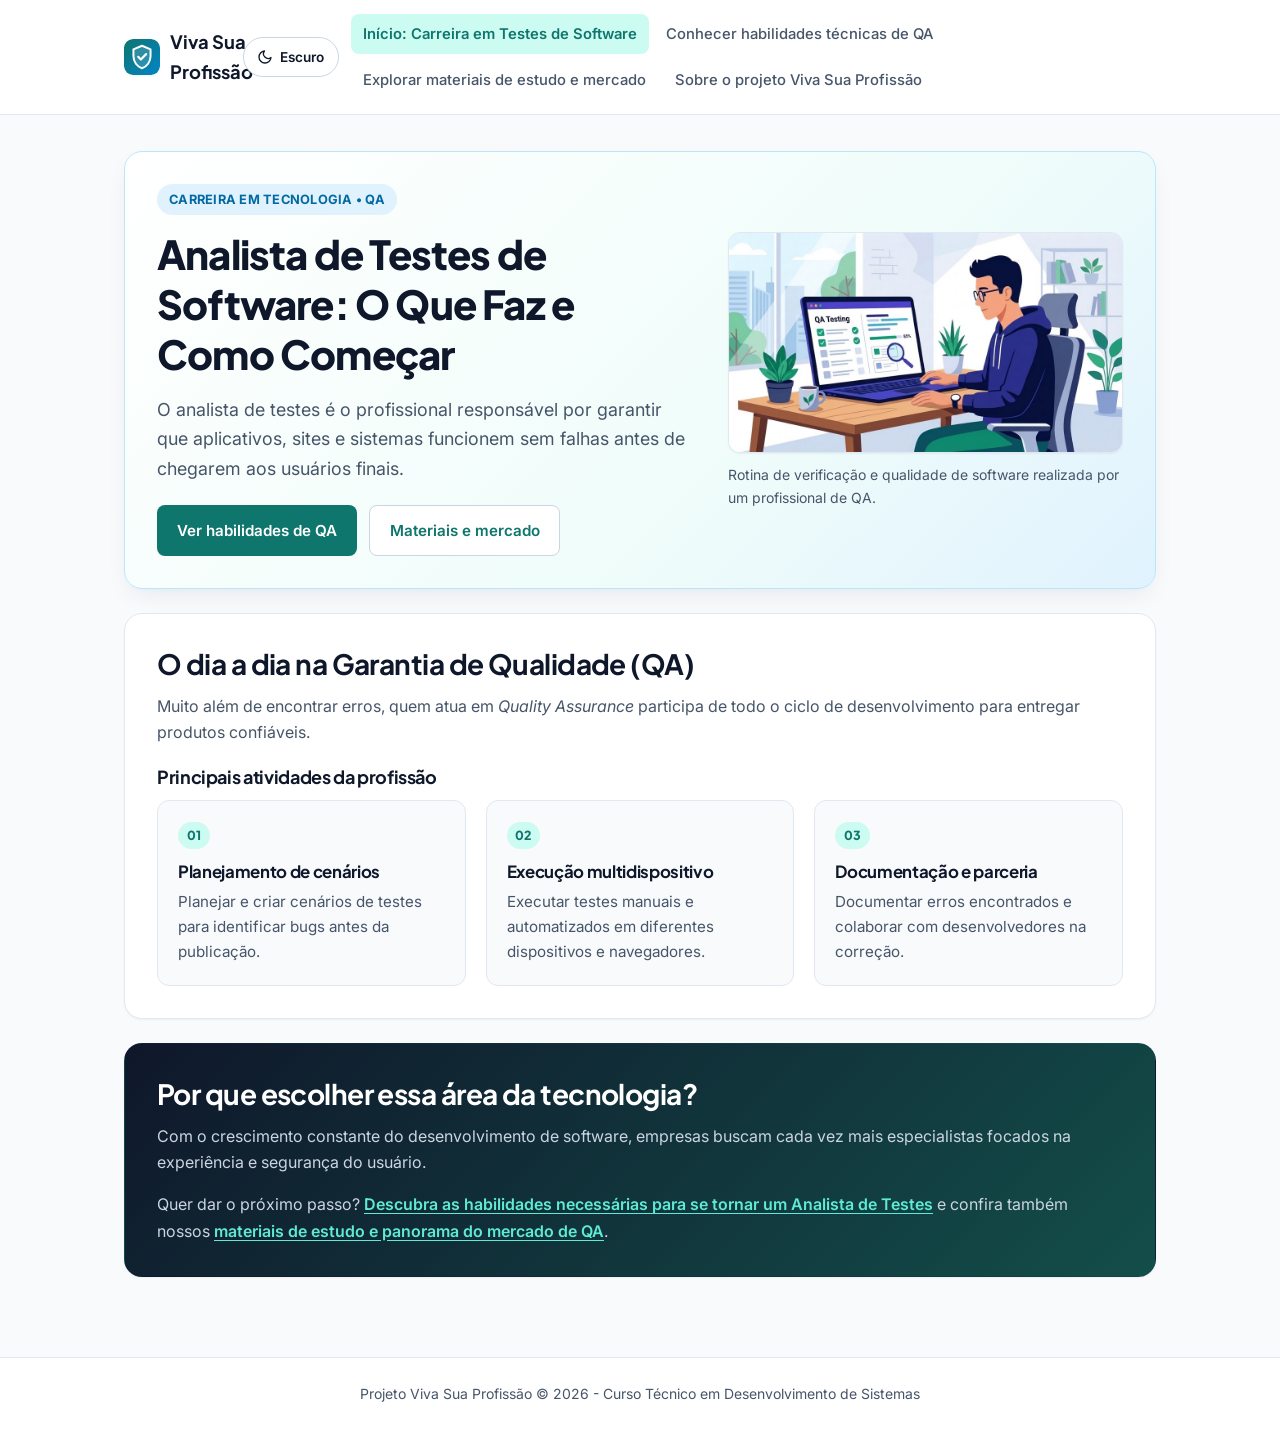
<file: aa/index.html>
<!DOCTYPE html>
<html lang="pt-BR">

<head>
    <!-- Metadados básicos, descrição para SEO e título da página inicial -->
    <meta charset="UTF-8">
    <meta name="viewport" content="width=device-width, initial-scale=1.0">
    <meta name="description" content="Descubra o que faz um analista de testes de software no dia a dia, como garantir qualidade em sistemas e como começar nessa carreira no Viva Sua Profissão.">
    <title>Analista de Testes de Software: O Que Faz | Viva Sua Profissão</title>
    <!-- Ícone da aba do navegador (Favicon) -->
    <link rel="icon" href="img/logo-qa.svg" type="image/svg+xml">
    <!-- Fontes externas (Google Fonts) e folha de estilos principal -->
    <link rel="preconnect" href="https://fonts.googleapis.com">
    <link rel="preconnect" href="https://fonts.gstatic.com" crossorigin>
    <link href="https://fonts.googleapis.com/css2?family=Inter:wght@400;500;600&family=Plus+Jakarta+Sans:wght@600;700;800&display=swap" rel="stylesheet">
    <link rel="stylesheet" href="css/style.css">
    <!-- Script inline para aplicar o tema salvo antes da renderização (evita piscar a tela) -->
    <script>
        try {
            var savedTheme = localStorage.getItem("vsp-theme");
            if (savedTheme === "dark" || savedTheme === "light") {
                document.documentElement.setAttribute("data-theme", savedTheme);
            }
        } catch (e) {}
    </script>
    <!-- Script externo que controla o botão de alternância entre modo claro e escuro -->
    <script src="js/theme.js" defer></script>
</head>

<body>
    <!-- Link de acessibilidade para navegação por teclado -->
    <a href="#conteudo-principal" class="skip-link">Pular para o conteúdo principal</a>
    <!-- Cabeçalho fixo com logotipo, botão de tema e menu de navegação principal -->
    <header class="site-header">
        <div class="container header-inner">
            <div class="header-top">
                <p class="logo">
                    <a href="index.html" class="logo-link">
                        <!-- Logotipo SVG representando qualidade de software (escudo com check) -->
                        <img src="img/logo-qa.svg" alt="Logo Viva Sua Profissão - Garantia de Qualidade (QA)" class="logo-icon" width="36" height="36">
                        <strong>Viva Sua Profissão</strong>
                    </a>
                </p>
                <button type="button" id="theme-toggle" class="theme-toggle" aria-label="Mudar para modo escuro" aria-pressed="false">
                    <svg class="icon-moon" viewBox="0 0 24 24" fill="none" stroke="currentColor" stroke-width="2" stroke-linecap="round" stroke-linejoin="round" aria-hidden="true"><path d="M21 12.79A9 9 0 1 1 11.21 3 7 7 0 0 0 21 12.79z"/></svg>
                    <svg class="icon-sun" viewBox="0 0 24 24" fill="none" stroke="currentColor" stroke-width="2" stroke-linecap="round" stroke-linejoin="round" aria-hidden="true"><circle cx="12" cy="12" r="5"/><line x1="12" y1="1" x2="12" y2="3"/><line x1="12" y1="21" x2="12" y2="23"/><line x1="4.22" y1="4.22" x2="5.64" y2="5.64"/><line x1="18.36" y1="18.36" x2="19.78" y2="19.78"/><line x1="1" y1="12" x2="3" y2="12"/><line x1="21" y1="12" x2="23" y2="12"/><line x1="4.22" y1="19.78" x2="5.64" y2="18.36"/><line x1="18.36" y1="5.64" x2="19.78" y2="4.22"/></svg>
                    <span class="theme-label">Escuro</span>
                </button>
            </div>
            <nav aria-label="Menu principal">
                <ul>
                    <li><a href="index.html" aria-current="page">Início: Carreira em Testes de Software</a></li>
                    <li><a href="pages/habilidades.html">Conhecer habilidades técnicas de QA</a></li>
                    <li><a href="pages/materiais.html">Explorar materiais de estudo e mercado</a></li>
                    <li><a href="pages/sobre.html">Sobre o projeto Viva Sua Profissão</a></li>
                </ul>
            </nav>
        </div>
    </header>

    <!-- Conteúdo principal da página inicial -->
    <main id="conteudo-principal" class="container">
        <!-- Seção Hero: apresentação da profissão de Analista de Testes (QA) e botões de ação -->
        <section class="hero" aria-labelledby="hero-title">
            <div class="hero-content">
                <span class="badge">Carreira em Tecnologia &bull; QA</span>
                <h1 id="hero-title">Analista de Testes de Software: O Que Faz e Como Começar</h1>
                <p class="lead">O analista de testes é o profissional responsável por garantir que aplicativos, sites e sistemas funcionem sem falhas antes de chegarem aos usuários finais.</p>
                <div class="cta-group">
                    <a href="pages/habilidades.html" class="btn btn-primary">Ver habilidades de QA</a>
                    <a href="pages/materiais.html" class="btn btn-secondary">Materiais e mercado</a>
                </div>
            </div>

            <figure class="hero-media">
                <img src="img/analista-testes-software.jpg" alt="Analista de testes de software verificando checklists e interface de sistema em um notebook" loading="lazy">
                <figcaption>Rotina de verificação e qualidade de software realizada por um profissional de QA.</figcaption>
            </figure>
        </section>

        <!-- Seção de atividades: cards explicando o dia a dia na Garantia de Qualidade -->
        <section class="section-card" aria-labelledby="dia-a-dia-title">
            <div class="section-header">
                <h2 id="dia-a-dia-title">O dia a dia na Garantia de Qualidade (QA)</h2>
                <p>Muito além de encontrar erros, quem atua em <em>Quality Assurance</em> participa de todo o ciclo de desenvolvimento para entregar produtos confiáveis.</p>
            </div>

            <article class="activities-block">
                <h3>Principais atividades da profissão</h3>
                <ul class="cards-grid">
                    <li class="feature-card">
                        <span class="step-badge" aria-hidden="true">01</span>
                        <h4>Planejamento de cenários</h4>
                        <p>Planejar e criar cenários de testes para identificar bugs antes da publicação.</p>
                    </li>
                    <li class="feature-card">
                        <span class="step-badge" aria-hidden="true">02</span>
                        <h4>Execução multidispositivo</h4>
                        <p>Executar testes manuais e automatizados em diferentes dispositivos e navegadores.</p>
                    </li>
                    <li class="feature-card">
                        <span class="step-badge" aria-hidden="true">03</span>
                        <h4>Documentação e parceria</h4>
                        <p>Documentar erros encontrados e colaborar com desenvolvedores na correção.</p>
                    </li>
                </ul>
            </article>
        </section>

        <!-- Seção Callout: chamada final direcionando para habilidades e materiais -->
        <section class="callout" aria-labelledby="porque-area-title">
            <div class="callout-content">
                <h2 id="porque-area-title">Por que escolher essa área da tecnologia?</h2>
                <p>Com o crescimento constante do desenvolvimento de software, empresas buscam cada vez mais especialistas focados na experiência e segurança do usuário.</p>
                <p>Quer dar o próximo passo? <a href="pages/habilidades.html">Descubra as habilidades necessárias para se tornar um Analista de Testes</a> e confira também nossos <a href="pages/materiais.html">materiais de estudo e panorama do mercado de QA</a>.</p>
            </div>
        </section>
    </main>

    <!-- Rodapé padrão do portal -->
    <footer class="site-footer">
        <div class="container">
            <p>Projeto Viva Sua Profissão &copy; 2026 - Curso Técnico em Desenvolvimento de Sistemas</p>
        </div>
    </footer>
</body>

</html>
</file>
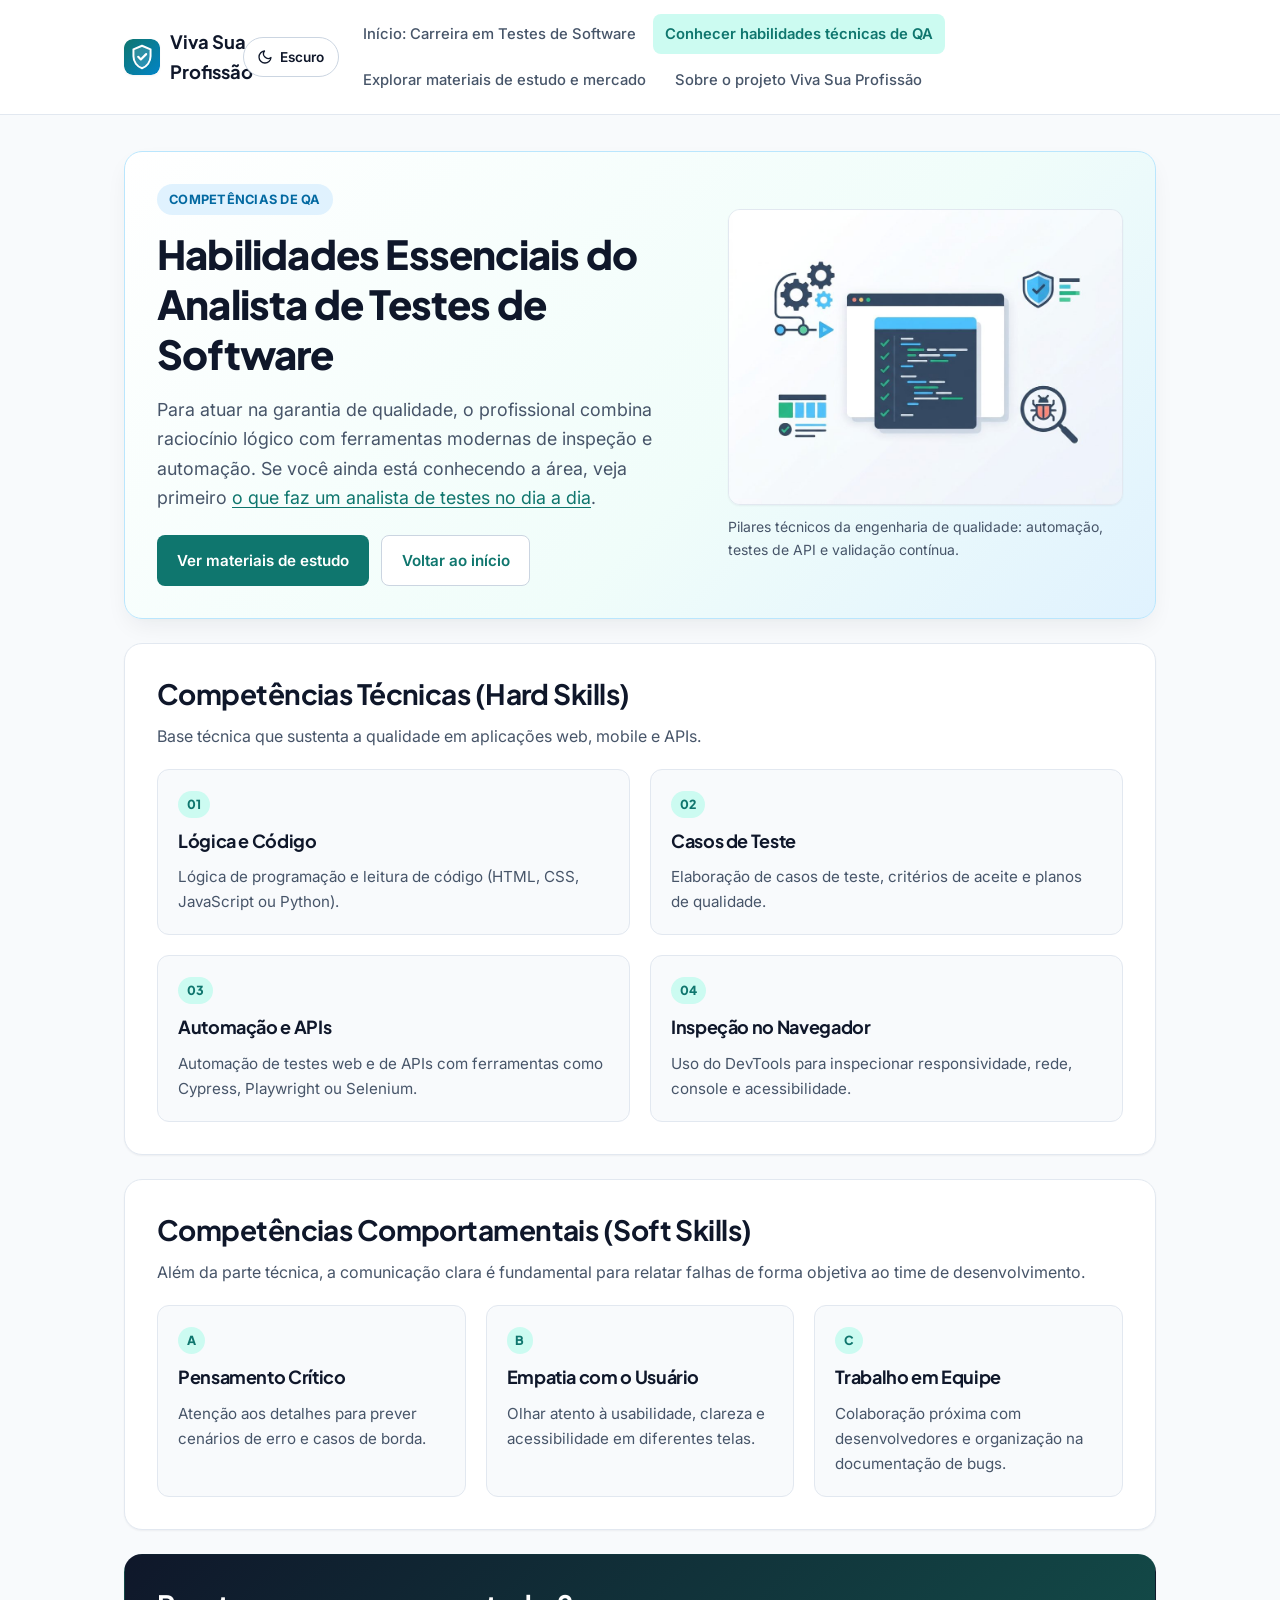
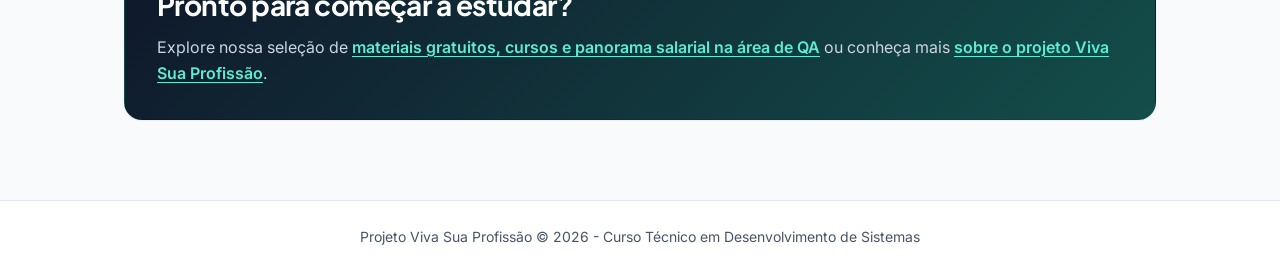
<file: aa/pages/habilidades.html>
<!DOCTYPE html>
<html lang="pt-BR">

<head>
    <!-- Metadados básicos, descrição para SEO e título da página de habilidades -->
    <meta charset="UTF-8">
    <meta name="viewport" content="width=device-width, initial-scale=1.0">
    <meta name="description" content="Conheça as habilidades de um analista de testes de software, incluindo lógica, automação, atenção aos detalhes e comunicação para se destacar na área de QA.">
    <title>Habilidades de Testes de Software | Viva Sua Profissão</title>
    <!-- Ícone da aba do navegador (Favicon) -->
    <link rel="icon" href="../img/logo-qa.svg" type="image/svg+xml">
    <!-- Fontes externas (Google Fonts) e folha de estilos principal -->
    <link rel="preconnect" href="https://fonts.googleapis.com">
    <link rel="preconnect" href="https://fonts.gstatic.com" crossorigin>
    <link href="https://fonts.googleapis.com/css2?family=Inter:wght@400;500;600&family=Plus+Jakarta+Sans:wght@600;700;800&display=swap" rel="stylesheet">
    <link rel="stylesheet" href="../css/style.css">
    <!-- Script inline para aplicar o tema salvo antes da renderização -->
    <script>
        try {
            var savedTheme = localStorage.getItem("vsp-theme");
            if (savedTheme === "dark" || savedTheme === "light") {
                document.documentElement.setAttribute("data-theme", savedTheme);
            }
        } catch (e) {}
    </script>
    <!-- Script externo que controla o botão de alternância de tema -->
    <script src="../js/theme.js" defer></script>
</head>

<body>
    <!-- Link de acessibilidade para navegação por teclado -->
    <a href="#conteudo-principal" class="skip-link">Pular para o conteúdo principal</a>
    <!-- Cabeçalho com logotipo, botão de modo escuro/claro e menu de navegação -->
    <header class="site-header">
        <div class="container header-inner">
            <div class="header-top">
                <p class="logo">
                    <a href="../index.html" class="logo-link">
                        <!-- Logotipo SVG representando qualidade de software (escudo com check) -->
                        <img src="../img/logo-qa.svg" alt="Logo Viva Sua Profissão - Garantia de Qualidade (QA)" class="logo-icon" width="36" height="36">
                        <strong>Viva Sua Profissão</strong>
                    </a>
                </p>
                <button type="button" id="theme-toggle" class="theme-toggle" aria-label="Mudar para modo escuro" aria-pressed="false">
                    <svg class="icon-moon" viewBox="0 0 24 24" fill="none" stroke="currentColor" stroke-width="2" stroke-linecap="round" stroke-linejoin="round" aria-hidden="true"><path d="M21 12.79A9 9 0 1 1 11.21 3 7 7 0 0 0 21 12.79z"/></svg>
                    <svg class="icon-sun" viewBox="0 0 24 24" fill="none" stroke="currentColor" stroke-width="2" stroke-linecap="round" stroke-linejoin="round" aria-hidden="true"><circle cx="12" cy="12" r="5"/><line x1="12" y1="1" x2="12" y2="3"/><line x1="12" y1="21" x2="12" y2="23"/><line x1="4.22" y1="4.22" x2="5.64" y2="5.64"/><line x1="18.36" y1="18.36" x2="19.78" y2="19.78"/><line x1="1" y1="12" x2="3" y2="12"/><line x1="21" y1="12" x2="23" y2="12"/><line x1="4.22" y1="19.78" x2="5.64" y2="18.36"/><line x1="18.36" y1="5.64" x2="19.78" y2="4.22"/></svg>
                    <span class="theme-label">Escuro</span>
                </button>
            </div>
            <nav aria-label="Menu principal">
                <ul>
                    <li><a href="../index.html">Início: Carreira em Testes de Software</a></li>
                    <li><a href="habilidades.html" aria-current="page">Conhecer habilidades técnicas de QA</a></li>
                    <li><a href="materiais.html">Explorar materiais de estudo e mercado</a></li>
                    <li><a href="sobre.html">Sobre o projeto Viva Sua Profissão</a></li>
                </ul>
            </nav>
        </div>
    </header>

    <!-- Conteúdo principal da página de habilidades -->
    <main id="conteudo-principal" class="container">
        <!-- Seção Hero: introdução às competências essenciais de QA com imagem ilustrativa -->
        <section class="hero" aria-labelledby="habilidades-title">
            <div class="hero-content">
                <span class="badge">Competências de QA</span>
                <h1 id="habilidades-title">Habilidades Essenciais do Analista de Testes de Software</h1>
                <p class="lead">Para atuar na garantia de qualidade, o profissional combina raciocínio lógico com ferramentas modernas de inspeção e automação. Se você ainda está conhecendo a área, veja primeiro <a href="../index.html">o que faz um analista de testes no dia a dia</a>.</p>
                <div class="cta-group">
                    <a href="materiais.html" class="btn btn-primary">Ver materiais de estudo</a>
                    <a href="../index.html" class="btn btn-secondary">Voltar ao início</a>
                </div>
            </div>

            <figure class="hero-media">
                <img src="../img/habilidades-qa-automacao.jpg" alt="Ilustração representando automação de testes, rastreamento de bugs e qualidade de código" loading="lazy">
                <figcaption>Pilares técnicos da engenharia de qualidade: automação, testes de API e validação contínua.</figcaption>
            </figure>
        </section>

        <!-- Seção de Hard Skills: competências técnicas fundamentais da área -->
        <section aria-labelledby="hard-skills-title">
            <div class="section-header">
                <h2 id="hard-skills-title">Competências Técnicas (Hard Skills)</h2>
                <p>Base técnica que sustenta a qualidade em aplicações web, mobile e APIs.</p>
            </div>
            <ul class="cards-grid cards-grid-2">
                <li class="feature-card">
                    <span class="step-badge" aria-hidden="true">01</span>
                    <h3>Lógica e Código</h3>
                    <p>Lógica de programação e leitura de código (HTML, CSS, JavaScript ou Python).</p>
                </li>
                <li class="feature-card">
                    <span class="step-badge" aria-hidden="true">02</span>
                    <h3>Casos de Teste</h3>
                    <p>Elaboração de casos de teste, critérios de aceite e planos de qualidade.</p>
                </li>
                <li class="feature-card">
                    <span class="step-badge" aria-hidden="true">03</span>
                    <h3>Automação e APIs</h3>
                    <p>Automação de testes web e de APIs com ferramentas como Cypress, Playwright ou Selenium.</p>
                </li>
                <li class="feature-card">
                    <span class="step-badge" aria-hidden="true">04</span>
                    <h3>Inspeção no Navegador</h3>
                    <p>Uso do DevTools para inspecionar responsividade, rede, console e acessibilidade.</p>
                </li>
            </ul>
        </section>

        <!-- Seção de Soft Skills: habilidades comportamentais e trabalho em equipe -->
        <section aria-labelledby="soft-skills-title">
            <div class="section-header">
                <h2 id="soft-skills-title">Competências Comportamentais (Soft Skills)</h2>
                <p>Além da parte técnica, a comunicação clara é fundamental para relatar falhas de forma objetiva ao time de desenvolvimento.</p>
            </div>
            <ul class="cards-grid">
                <li class="feature-card">
                    <span class="step-badge" aria-hidden="true">A</span>
                    <h3>Pensamento Crítico</h3>
                    <p>Atenção aos detalhes para prever cenários de erro e casos de borda.</p>
                </li>
                <li class="feature-card">
                    <span class="step-badge" aria-hidden="true">B</span>
                    <h3>Empatia com o Usuário</h3>
                    <p>Olhar atento à usabilidade, clareza e acessibilidade em diferentes telas.</p>
                </li>
                <li class="feature-card">
                    <span class="step-badge" aria-hidden="true">C</span>
                    <h3>Trabalho em Equipe</h3>
                    <p>Colaboração próxima com desenvolvedores e organização na documentação de bugs.</p>
                </li>
            </ul>
        </section>

        <!-- Seção Callout: convite para explorar materiais de estudo e a página sobre -->
        <section class="callout" aria-labelledby="proximo-passo-title">
            <div class="callout-content">
                <h2 id="proximo-passo-title">Pronto para começar a estudar?</h2>
                <p>Explore nossa seleção de <a href="materiais.html">materiais gratuitos, cursos e panorama salarial na área de QA</a> ou conheça mais <a href="sobre.html">sobre o projeto Viva Sua Profissão</a>.</p>
            </div>
        </section>
    </main>

    <!-- Rodapé padrão do portal -->
    <footer class="site-footer">
        <div class="container">
            <p>Projeto Viva Sua Profissão &copy; 2026 - Curso Técnico em Desenvolvimento de Sistemas</p>
        </div>
    </footer>
</body>

</html>
</file>
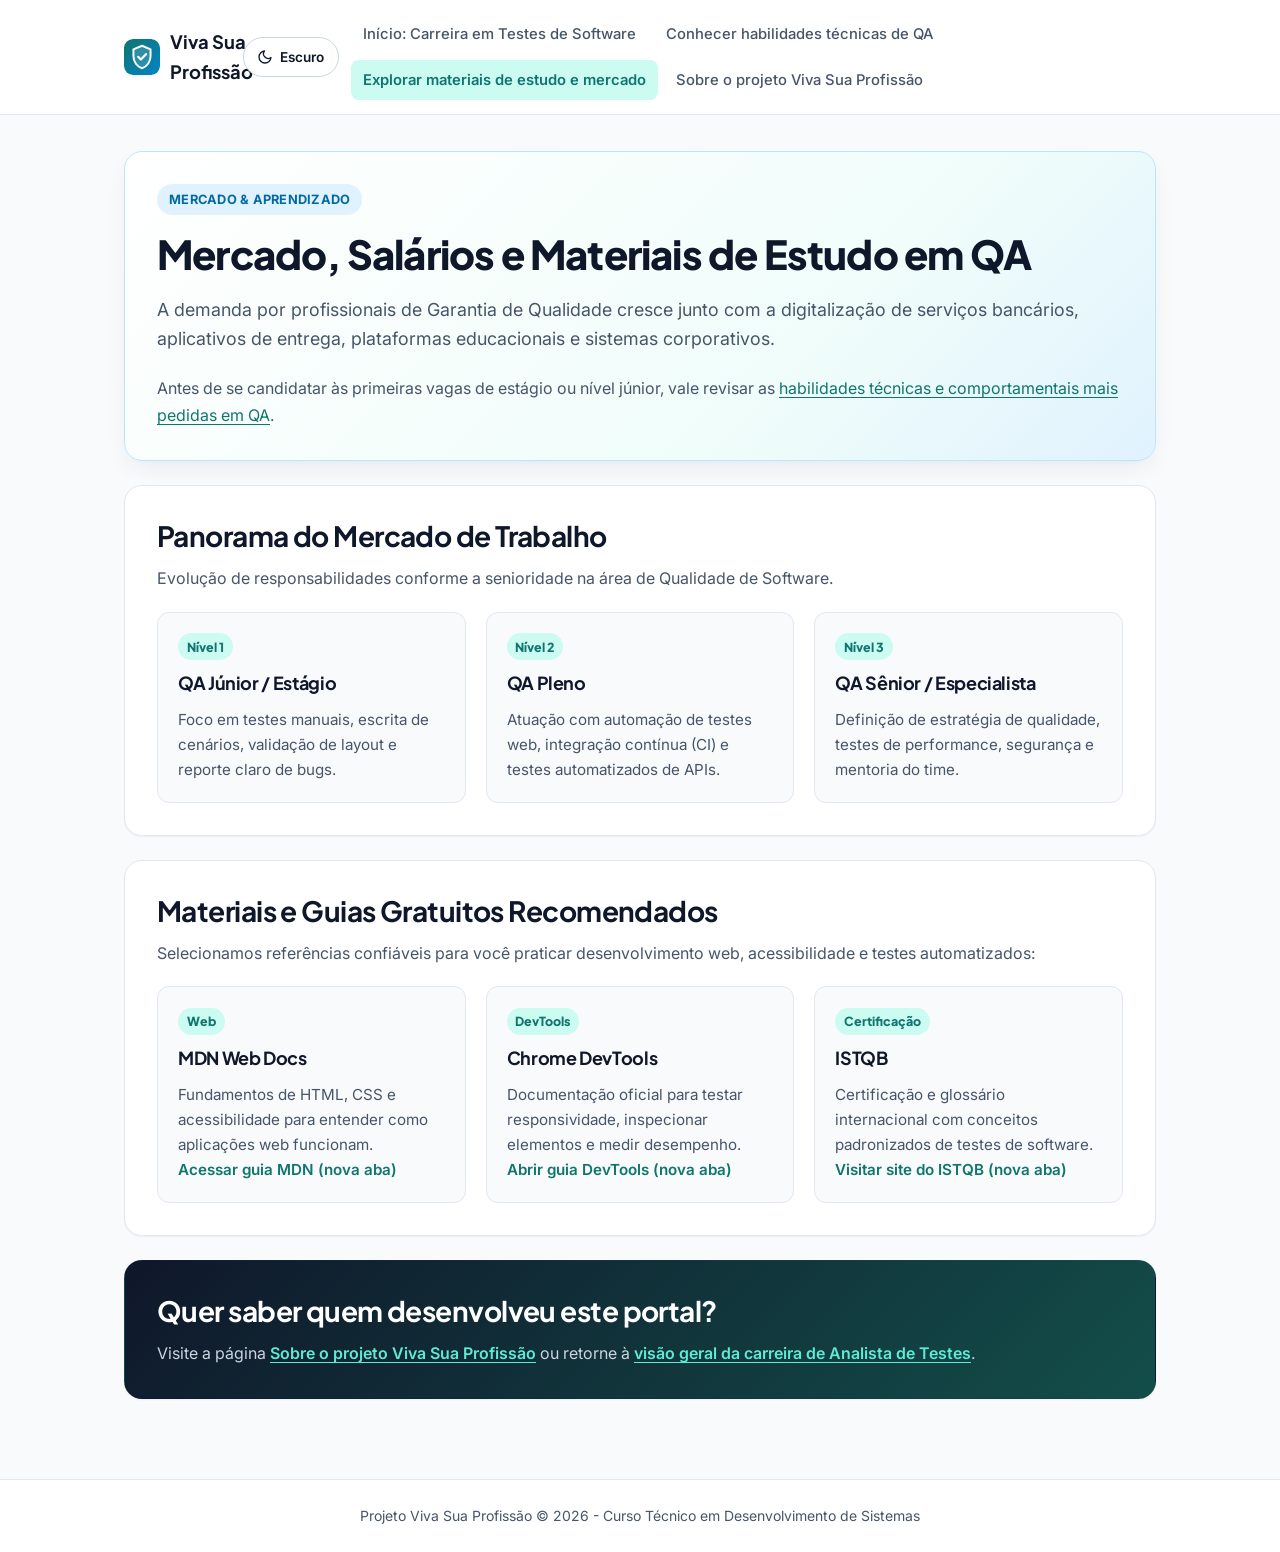
<file: aa/pages/materiais.html>
<!DOCTYPE html>
<html lang="pt-BR">

<head>
    <!-- Metadados básicos, descrição para SEO e título da página de materiais -->
    <meta charset="UTF-8">
    <meta name="viewport" content="width=device-width, initial-scale=1.0">
    <meta name="description" content="Veja o mercado de trabalho e salário do analista de testes de software, além de materiais de estudo, cursos e guias gratuitos para iniciar na profissão.">
    <title>Mercado e Salário: Analista de Testes | Viva Sua Profissão</title>
    <!-- Ícone da aba do navegador (Favicon) -->
    <link rel="icon" href="../img/logo-qa.svg" type="image/svg+xml">
    <!-- Fontes externas (Google Fonts) e folha de estilos principal -->
    <link rel="preconnect" href="https://fonts.googleapis.com">
    <link rel="preconnect" href="https://fonts.gstatic.com" crossorigin>
    <link href="https://fonts.googleapis.com/css2?family=Inter:wght@400;500;600&family=Plus+Jakarta+Sans:wght@600;700;800&display=swap" rel="stylesheet">
    <link rel="stylesheet" href="../css/style.css">
    <!-- Script inline para aplicar o tema salvo antes da renderização -->
    <script>
        try {
            var savedTheme = localStorage.getItem("vsp-theme");
            if (savedTheme === "dark" || savedTheme === "light") {
                document.documentElement.setAttribute("data-theme", savedTheme);
            }
        } catch (e) {}
    </script>
    <!-- Script externo que controla o botão de alternância de tema -->
    <script src="../js/theme.js" defer></script>
</head>

<body>
    <!-- Link de acessibilidade para navegação por teclado -->
    <a href="#conteudo-principal" class="skip-link">Pular para o conteúdo principal</a>
    <!-- Cabeçalho com logotipo, botão de modo escuro/claro e menu de navegação -->
    <header class="site-header">
        <div class="container header-inner">
            <div class="header-top">
                <p class="logo">
                    <a href="../index.html" class="logo-link">
                        <!-- Logotipo SVG representando qualidade de software (escudo com check) -->
                        <img src="../img/logo-qa.svg" alt="Logo Viva Sua Profissão - Garantia de Qualidade (QA)" class="logo-icon" width="36" height="36">
                        <strong>Viva Sua Profissão</strong>
                    </a>
                </p>
                <button type="button" id="theme-toggle" class="theme-toggle" aria-label="Mudar para modo escuro" aria-pressed="false">
                    <svg class="icon-moon" viewBox="0 0 24 24" fill="none" stroke="currentColor" stroke-width="2" stroke-linecap="round" stroke-linejoin="round" aria-hidden="true"><path d="M21 12.79A9 9 0 1 1 11.21 3 7 7 0 0 0 21 12.79z"/></svg>
                    <svg class="icon-sun" viewBox="0 0 24 24" fill="none" stroke="currentColor" stroke-width="2" stroke-linecap="round" stroke-linejoin="round" aria-hidden="true"><circle cx="12" cy="12" r="5"/><line x1="12" y1="1" x2="12" y2="3"/><line x1="12" y1="21" x2="12" y2="23"/><line x1="4.22" y1="4.22" x2="5.64" y2="5.64"/><line x1="18.36" y1="18.36" x2="19.78" y2="19.78"/><line x1="1" y1="12" x2="3" y2="12"/><line x1="21" y1="12" x2="23" y2="12"/><line x1="4.22" y1="19.78" x2="5.64" y2="18.36"/><line x1="18.36" y1="5.64" x2="19.78" y2="4.22"/></svg>
                    <span class="theme-label">Escuro</span>
                </button>
            </div>
            <nav aria-label="Menu principal">
                <ul>
                    <li><a href="../index.html">Início: Carreira em Testes de Software</a></li>
                    <li><a href="habilidades.html">Conhecer habilidades técnicas de QA</a></li>
                    <li><a href="materiais.html" aria-current="page">Explorar materiais de estudo e mercado</a></li>
                    <li><a href="sobre.html">Sobre o projeto Viva Sua Profissão</a></li>
                </ul>
            </nav>
        </div>
    </header>

    <!-- Conteúdo principal da página de materiais e mercado -->
    <main id="conteudo-principal" class="container">
        <!-- Introdução da página sobre demanda de mercado em QA -->
        <section class="page-intro" aria-labelledby="materiais-title">
            <span class="badge">Mercado &amp; Aprendizado</span>
            <h1 id="materiais-title">Mercado, Salários e Materiais de Estudo em QA</h1>
            <p class="lead">A demanda por profissionais de Garantia de Qualidade cresce junto com a digitalização de serviços bancários, aplicativos de entrega, plataformas educacionais e sistemas corporativos.</p>
            <p>Antes de se candidatar às primeiras vagas de estágio ou nível júnior, vale revisar as <a href="habilidades.html">habilidades técnicas e comportamentais mais pedidas em QA</a>.</p>
        </section>

        <!-- Seção de níveis de carreira: Júnior, Pleno e Sênior em QA -->
        <section aria-labelledby="niveis-carreira-title">
            <div class="section-header">
                <h2 id="niveis-carreira-title">Panorama do Mercado de Trabalho</h2>
                <p>Evolução de responsabilidades conforme a senioridade na área de Qualidade de Software.</p>
            </div>
            <ul class="cards-grid">
                <li class="feature-card">
                    <span class="step-badge" aria-hidden="true">Nível 1</span>
                    <h3>QA Júnior / Estágio</h3>
                    <p>Foco em testes manuais, escrita de cenários, validação de layout e reporte claro de bugs.</p>
                </li>
                <li class="feature-card">
                    <span class="step-badge" aria-hidden="true">Nível 2</span>
                    <h3>QA Pleno</h3>
                    <p>Atuação com automação de testes web, integração contínua (CI) e testes automatizados de APIs.</p>
                </li>
                <li class="feature-card">
                    <span class="step-badge" aria-hidden="true">Nível 3</span>
                    <h3>QA Sênior / Especialista</h3>
                    <p>Definição de estratégia de qualidade, testes de performance, segurança e mentoria do time.</p>
                </li>
            </ul>
        </section>

        <!-- Seção de guias gratuitos: links externos confiáveis (MDN, DevTools, ISTQB) -->
        <section aria-labelledby="guias-title">
            <div class="section-header">
                <h2 id="guias-title">Materiais e Guias Gratuitos Recomendados</h2>
                <p>Selecionamos referências confiáveis para você praticar desenvolvimento web, acessibilidade e testes automatizados:</p>
            </div>
            <ul class="cards-grid">
                <li class="feature-card">
                    <span class="step-badge" aria-hidden="true">Web</span>
                    <h3>MDN Web Docs</h3>
                    <p>Fundamentos de HTML, CSS e acessibilidade para entender como aplicações web funcionam.</p>
                    <p><a class="resource-link" href="https://developer.mozilla.org/pt-BR/docs/Learn" target="_blank" rel="noopener noreferrer">Acessar guia MDN (nova aba)</a></p>
                </li>
                <li class="feature-card">
                    <span class="step-badge" aria-hidden="true">DevTools</span>
                    <h3>Chrome DevTools</h3>
                    <p>Documentação oficial para testar responsividade, inspecionar elementos e medir desempenho.</p>
                    <p><a class="resource-link" href="https://developer.chrome.com/docs/devtools?hl=pt-br" target="_blank" rel="noopener noreferrer">Abrir guia DevTools (nova aba)</a></p>
                </li>
                <li class="feature-card">
                    <span class="step-badge" aria-hidden="true">Certificação</span>
                    <h3>ISTQB</h3>
                    <p>Certificação e glossário internacional com conceitos padronizados de testes de software.</p>
                    <p><a class="resource-link" href="https://www.istqb.org/" target="_blank" rel="noopener noreferrer">Visitar site do ISTQB (nova aba)</a></p>
                </li>
            </ul>
        </section>

        <!-- Seção Callout: link para a página Sobre e retorno à página inicial -->
        <section class="callout" aria-labelledby="sobre-cta-title">
            <div class="callout-content">
                <h2 id="sobre-cta-title">Quer saber quem desenvolveu este portal?</h2>
                <p>Visite a página <a href="sobre.html">Sobre o projeto Viva Sua Profissão</a> ou retorne à <a href="../index.html">visão geral da carreira de Analista de Testes</a>.</p>
            </div>
        </section>
    </main>

    <!-- Rodapé padrão do portal -->
    <footer class="site-footer">
        <div class="container">
            <p>Projeto Viva Sua Profissão &copy; 2026 - Curso Técnico em Desenvolvimento de Sistemas</p>
        </div>
    </footer>
</body>

</html>
</file>
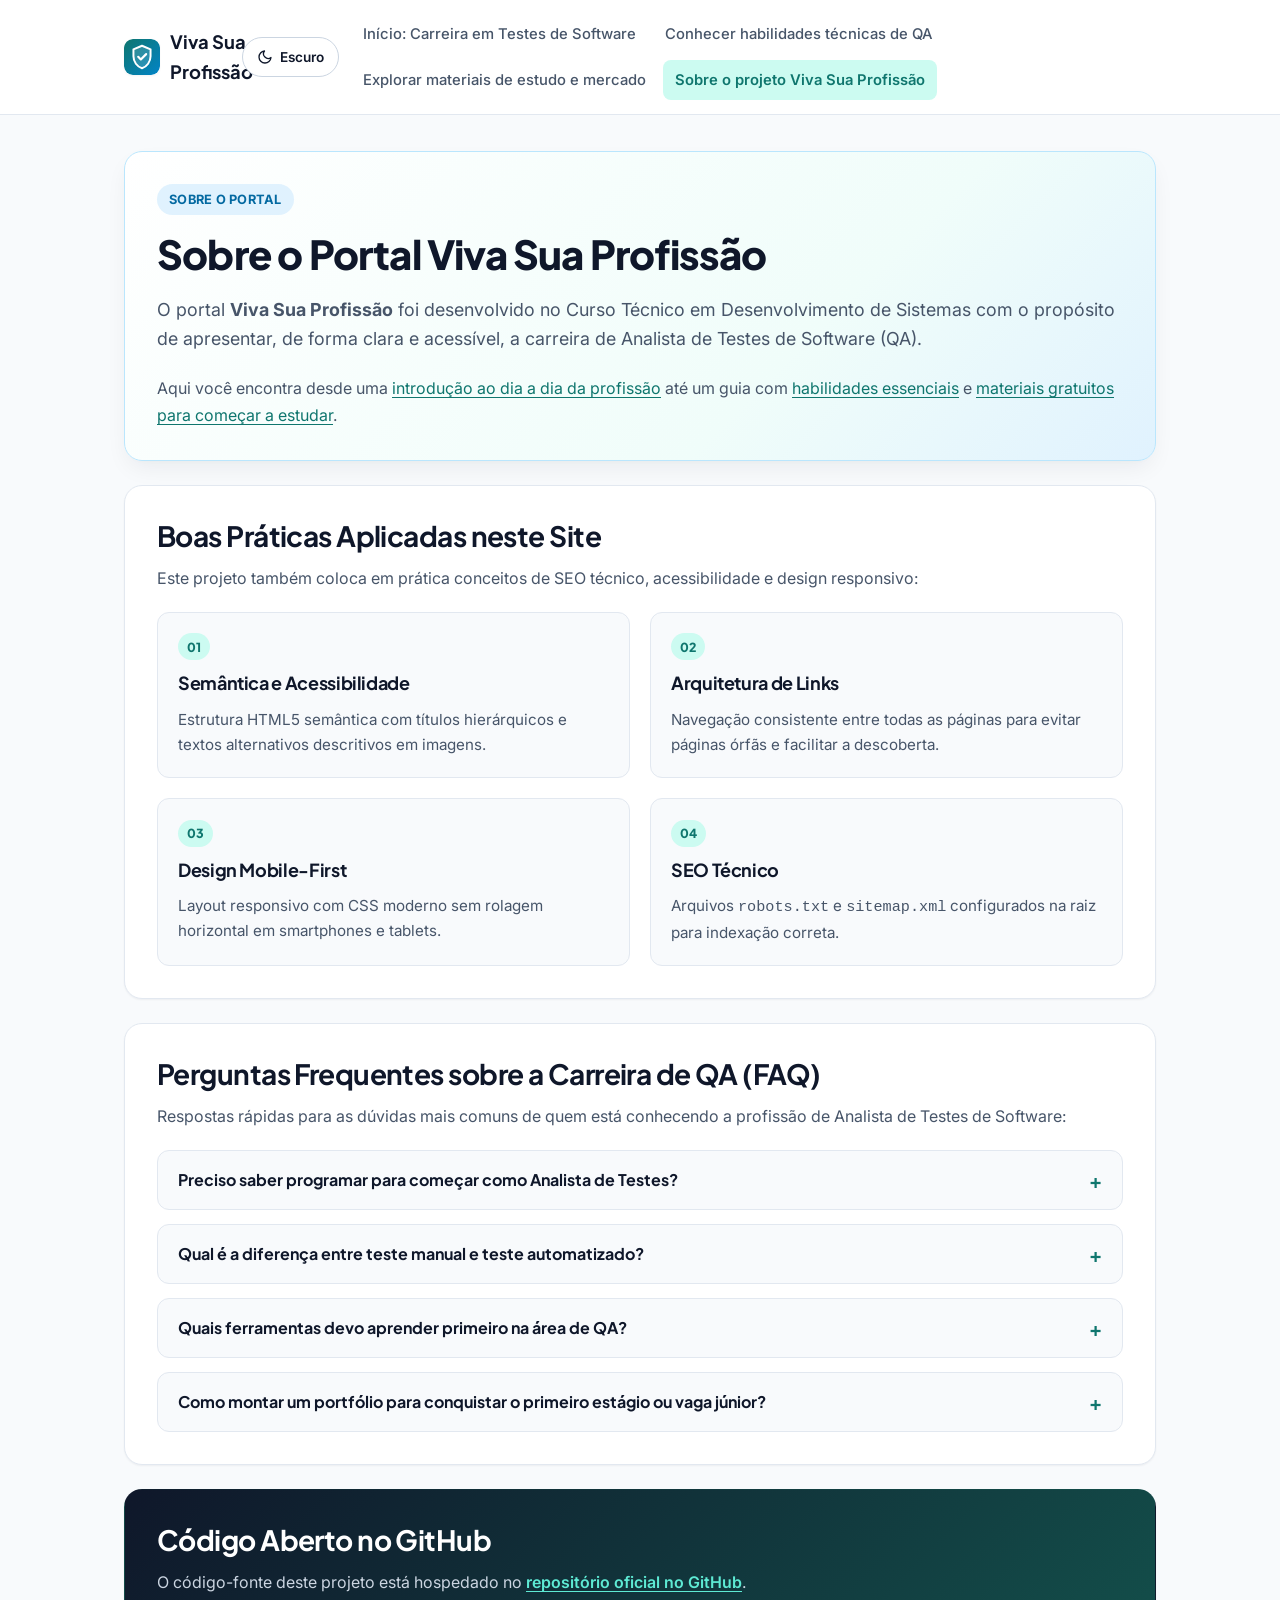
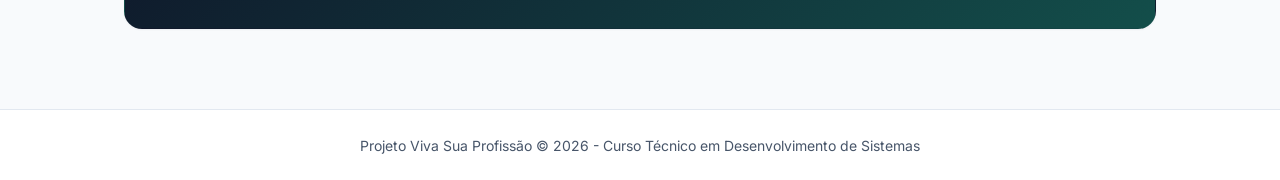
<file: aa/pages/sobre.html>
<!DOCTYPE html>
<html lang="pt-BR">

<head>
    <!-- Metadados básicos, descrição para SEO e título da página Sobre -->
    <meta charset="UTF-8">
    <meta name="viewport" content="width=device-width, initial-scale=1.0">
    <meta name="description" content="Saiba quem criou o portal Viva Sua Profissão e qual é o objetivo do projeto para ajudar estudantes a conhecerem a carreira de analista de testes de software.">
    <title>Sobre o Portal Viva Sua Profissão | Testes de Software</title>
    <!-- Ícone da aba do navegador (Favicon) -->
    <link rel="icon" href="../img/logo-qa.svg" type="image/svg+xml">
    <!-- Fontes externas (Google Fonts) e folha de estilos principal -->
    <link rel="preconnect" href="https://fonts.googleapis.com">
    <link rel="preconnect" href="https://fonts.gstatic.com" crossorigin>
    <link href="https://fonts.googleapis.com/css2?family=Inter:wght@400;500;600&family=Plus+Jakarta+Sans:wght@600;700;800&display=swap" rel="stylesheet">
    <link rel="stylesheet" href="../css/style.css">
    <!-- Script inline para aplicar o tema salvo antes da renderização -->
    <script>
        try {
            var savedTheme = localStorage.getItem("vsp-theme");
            if (savedTheme === "dark" || savedTheme === "light") {
                document.documentElement.setAttribute("data-theme", savedTheme);
            }
        } catch (e) {}
    </script>
    <!-- Script externo que controla o botão de alternância de tema -->
    <script src="../js/theme.js" defer></script>
</head>

<body>
    <!-- Link de acessibilidade para navegação por teclado -->
    <a href="#conteudo-principal" class="skip-link">Pular para o conteúdo principal</a>
    <!-- Cabeçalho com logotipo, botão de modo escuro/claro e menu de navegação -->
    <header class="site-header">
        <div class="container header-inner">
            <div class="header-top">
                <p class="logo">
                    <a href="../index.html" class="logo-link">
                        <!-- Logotipo SVG representando qualidade de software (escudo com check) -->
                        <img src="../img/logo-qa.svg" alt="Logo Viva Sua Profissão - Garantia de Qualidade (QA)" class="logo-icon" width="36" height="36">
                        <strong>Viva Sua Profissão</strong>
                    </a>
                </p>
                <button type="button" id="theme-toggle" class="theme-toggle" aria-label="Mudar para modo escuro" aria-pressed="false">
                    <svg class="icon-moon" viewBox="0 0 24 24" fill="none" stroke="currentColor" stroke-width="2" stroke-linecap="round" stroke-linejoin="round" aria-hidden="true"><path d="M21 12.79A9 9 0 1 1 11.21 3 7 7 0 0 0 21 12.79z"/></svg>
                    <svg class="icon-sun" viewBox="0 0 24 24" fill="none" stroke="currentColor" stroke-width="2" stroke-linecap="round" stroke-linejoin="round" aria-hidden="true"><circle cx="12" cy="12" r="5"/><line x1="12" y1="1" x2="12" y2="3"/><line x1="12" y1="21" x2="12" y2="23"/><line x1="4.22" y1="4.22" x2="5.64" y2="5.64"/><line x1="18.36" y1="18.36" x2="19.78" y2="19.78"/><line x1="1" y1="12" x2="3" y2="12"/><line x1="21" y1="12" x2="23" y2="12"/><line x1="4.22" y1="19.78" x2="5.64" y2="18.36"/><line x1="18.36" y1="5.64" x2="19.78" y2="4.22"/></svg>
                    <span class="theme-label">Escuro</span>
                </button>
            </div>
            <nav aria-label="Menu principal">
                <ul>
                    <li><a href="../index.html">Início: Carreira em Testes de Software</a></li>
                    <li><a href="habilidades.html">Conhecer habilidades técnicas de QA</a></li>
                    <li><a href="materiais.html">Explorar materiais de estudo e mercado</a></li>
                    <li><a href="sobre.html" aria-current="page">Sobre o projeto Viva Sua Profissão</a></li>
                </ul>
            </nav>
        </div>
    </header>

    <!-- Conteúdo principal da página Sobre -->
    <main id="conteudo-principal" class="container">
        <!-- Introdução: propósito do portal Viva Sua Profissão -->
        <section class="page-intro" aria-labelledby="sobre-title">
            <span class="badge">Sobre o Portal</span>
            <h1 id="sobre-title">Sobre o Portal Viva Sua Profissão</h1>
            <p class="lead">O portal <strong>Viva Sua Profissão</strong> foi desenvolvido no Curso Técnico em Desenvolvimento de Sistemas com o propósito de apresentar, de forma clara e acessível, a carreira de Analista de Testes de Software (QA).</p>
            <p>Aqui você encontra desde uma <a href="../index.html">introdução ao dia a dia da profissão</a> até um guia com <a href="habilidades.html">habilidades essenciais</a> e <a href="materiais.html">materiais gratuitos para começar a estudar</a>.</p>
        </section>

        <!-- Seção de boas práticas técnicas aplicadas no desenvolvimento do site -->
        <section aria-labelledby="boas-praticas-title">
            <div class="section-header">
                <h2 id="boas-praticas-title">Boas Práticas Aplicadas neste Site</h2>
                <p>Este projeto também coloca em prática conceitos de SEO técnico, acessibilidade e design responsivo:</p>
            </div>
            <ul class="cards-grid cards-grid-2">
                <li class="feature-card">
                    <span class="step-badge" aria-hidden="true">01</span>
                    <h3>Semântica e Acessibilidade</h3>
                    <p>Estrutura HTML5 semântica com títulos hierárquicos e textos alternativos descritivos em imagens.</p>
                </li>
                <li class="feature-card">
                    <span class="step-badge" aria-hidden="true">02</span>
                    <h3>Arquitetura de Links</h3>
                    <p>Navegação consistente entre todas as páginas para evitar páginas órfãs e facilitar a descoberta.</p>
                </li>
                <li class="feature-card">
                    <span class="step-badge" aria-hidden="true">03</span>
                    <h3>Design Mobile-First</h3>
                    <p>Layout responsivo com CSS moderno sem rolagem horizontal em smartphones e tablets.</p>
                </li>
                <li class="feature-card">
                    <span class="step-badge" aria-hidden="true">04</span>
                    <h3>SEO Técnico</h3>
                    <p>Arquivos <code>robots.txt</code> e <code>sitemap.xml</code> configurados na raiz para indexação correta.</p>
                </li>
            </ul>
        </section>

        <!-- Seção de Perguntas Frequentes (FAQ - RF02): acordeão acessível com details/summary -->
        <section aria-labelledby="faq-title">
            <div class="section-header">
                <h2 id="faq-title">Perguntas Frequentes sobre a Carreira de QA (FAQ)</h2>
                <p>Respostas rápidas para as dúvidas mais comuns de quem está conhecendo a profissão de Analista de Testes de Software:</p>
            </div>
            <div class="faq-list">
                <details class="faq-item">
                    <summary>Preciso saber programar para começar como Analista de Testes?</summary>
                    <p>Para vagas iniciais de testes manuais, o mais importante é lógica, atenção aos detalhes e escrita de casos de teste. Porém, aprender fundamentos de HTML, CSS, JavaScript ou Python ajuda muito e abre portas para automação.</p>
                </details>
                <details class="faq-item">
                    <summary>Qual é a diferença entre teste manual e teste automatizado?</summary>
                    <p>No teste manual, o analista explora o sistema como um usuário real para encontrar falhas visuais, de fluxo ou usabilidade. No teste automatizado, scripts executam verificações repetitivas rapidamente para garantir que nada quebrou após novas alterações.</p>
                </details>
                <details class="faq-item">
                    <summary>Quais ferramentas devo aprender primeiro na área de QA?</summary>
                    <p>Comece pelo Chrome DevTools (inspeção de rede, console e responsividade), ferramentas de gerenciamento de tarefas/bugs e noções de APIs. Depois, avance para frameworks como Cypress, Playwright ou Selenium.</p>
                </details>
                <details class="faq-item">
                    <summary>Como montar um portfólio para conquistar o primeiro estágio ou vaga júnior?</summary>
                    <p>Você pode documentar casos de teste, relatórios de bugs e pequenos projetos de automação no GitHub, aplicando boas práticas como as mostradas na página de <a href="habilidades.html">habilidades de QA</a>.</p>
                </details>
            </div>
        </section>

        <!-- Seção Callout: link para o repositório oficial do projeto no GitHub -->
        <section class="callout" aria-labelledby="codigo-fonte-title">
            <div class="callout-content">
                <h2 id="codigo-fonte-title">Código Aberto no GitHub</h2>
                <p>O código-fonte deste projeto está hospedado no <a href="https://github.com/Juao-22/gostosuras-travessuras" target="_blank" rel="noopener noreferrer">repositório oficial no GitHub</a>.</p>
            </div>
        </section>
    </main>

    <!-- Rodapé padrão do portal -->
    <footer class="site-footer">
        <div class="container">
            <p>Projeto Viva Sua Profissão &copy; 2026 - Curso Técnico em Desenvolvimento de Sistemas</p>
        </div>
    </footer>
</body>

</html>
</file>
<file: aa/css/style.css>
/* ==========================================================================
   Viva Sua Profissão — Design System (Clean Tech / Azul & Teal)
   Mobile-first, acessível e sem rolagem horizontal
   ========================================================================== */

/* Variáveis globais do tema claro (cores, tipografia, bordas e sombras) */
:root {
    --color-bg: #f8fafc;
    --color-surface: #ffffff;
    --color-surface-alt: #f0fdfa;
    --color-border: #e2e8f0;
    --color-border-strong: #cbd5e1;

    --color-text: #0f172a;
    --color-text-muted: #475569;

    --color-primary: #0f766e;
    --color-primary-hover: #115e59;
    --color-accent: #0284c7;
    --color-accent-soft: #e0f2fe;
    --color-teal-soft: #ccfbf1;

    --font-sans: "Inter", system-ui, -apple-system, BlinkMacSystemFont, "Segoe UI", Roboto, sans-serif;
    --font-display: "Plus Jakarta Sans", "Inter", system-ui, -apple-system, sans-serif;

    --radius-sm: 8px;
    --radius-md: 12px;
    --radius-lg: 18px;
    --radius-pill: 999px;

    --shadow-sm: 0 1px 2px rgba(15, 23, 42, 0.05);
    --shadow-md: 0 10px 25px -5px rgba(15, 23, 42, 0.07), 0 4px 10px -6px rgba(15, 23, 42, 0.05);

    --transition: 0.2s cubic-bezier(0.4, 0, 0.2, 1);
    --container-max: 1080px;
}

/* Tema Escuro (automático pelo dispositivo ou manual via data-theme="dark") */
@media (prefers-color-scheme: dark) {
    :root:not([data-theme="light"]) {
        --color-bg: #0b1120;
        --color-surface: #111827;
        --color-surface-alt: #132a2e;
        --color-border: #1e293b;
        --color-border-strong: #334155;

        --color-text: #f1f5f9;
        --color-text-muted: #94a3b8;

        --color-primary: #2dd4bf;
        --color-primary-hover: #5eead4;
        --color-accent: #38bdf8;
        --color-accent-soft: #0c4a6e;
        --color-teal-soft: #134e4a;

        --shadow-sm: 0 1px 2px rgba(0, 0, 0, 0.35);
        --shadow-md: 0 12px 28px -6px rgba(0, 0, 0, 0.45);
    }
}

:root[data-theme="dark"] {
    --color-bg: #0b1120;
    --color-surface: #111827;
    --color-surface-alt: #132a2e;
    --color-border: #1e293b;
    --color-border-strong: #334155;

    --color-text: #f1f5f9;
    --color-text-muted: #94a3b8;

    --color-primary: #2dd4bf;
    --color-primary-hover: #5eead4;
    --color-accent: #38bdf8;
    --color-accent-soft: #0c4a6e;
    --color-teal-soft: #134e4a;

    --shadow-sm: 0 1px 2px rgba(0, 0, 0, 0.35);
    --shadow-md: 0 12px 28px -6px rgba(0, 0, 0, 0.45);
}

/* Reset & Base */
*,
*::before,
*::after {
    box-sizing: border-box;
}

html {
    font-size: 16px;
    scroll-behavior: smooth;
}

body {
    margin: 0;
    padding: 0;
    font-family: var(--font-sans);
    line-height: 1.65;
    color: var(--color-text);
    background-color: var(--color-bg);
    overflow-x: hidden;
    -webkit-font-smoothing: antialiased;
    transition: background-color 0.25s ease, color 0.25s ease;
}

img {
    max-width: 100%;
    height: auto;
    display: block;
    border-radius: var(--radius-md);
}

a {
    color: var(--color-primary);
    text-decoration: underline;
    text-underline-offset: 3px;
    transition: color var(--transition), background-color var(--transition), border-color var(--transition), transform var(--transition);
}

a:hover {
    color: var(--color-primary-hover);
}

a:focus-visible,
button:focus-visible {
    outline: 3px solid var(--color-accent);
    outline-offset: 2px;
    border-radius: 4px;
}

h1,
h2,
h3,
h4 {
    font-family: var(--font-display);
    color: var(--color-text);
    line-height: 1.25;
    letter-spacing: -0.02em;
    margin-top: 0;
}

h1 {
    font-size: clamp(1.75rem, 3.2vw, 2.5rem);
    font-weight: 800;
    margin-bottom: 1rem;
}

h2 {
    font-size: clamp(1.35rem, 2.2vw, 1.75rem);
    font-weight: 700;
    margin-bottom: 0.75rem;
}

h3 {
    font-size: 1.125rem;
    font-weight: 700;
    margin-bottom: 0.75rem;
}

p,
li,
code {
    overflow-wrap: break-word;
}

p {
    margin-top: 0;
    margin-bottom: 1rem;
    color: var(--color-text-muted);
}

p:last-child {
    margin-bottom: 0;
}

ul {
    padding-left: 1.25rem;
    color: var(--color-text-muted);
}

li {
    margin-bottom: 0.45rem;
}

/* Container compartilhado */
.container {
    width: 100%;
    max-width: var(--container-max);
    margin: 0 auto;
    padding-inline: 1rem;
}

/* ==========================================================================
   Cabeçalho e Navegação (compatível com index.html e pages/*.html)
   ========================================================================== */
header {
    background-color: rgba(255, 255, 255, 0.94);
    backdrop-filter: blur(10px);
    border-bottom: 1px solid var(--color-border);
    padding: 0.9rem 1rem;
    position: static;
    z-index: 50;
    transition: background-color 0.25s ease, border-color 0.25s ease;
}

:root[data-theme="dark"] header {
    background-color: rgba(17, 24, 39, 0.9);
}

@media (prefers-color-scheme: dark) {
    :root:not([data-theme="light"]) header {
        background-color: rgba(17, 24, 39, 0.9);
    }
}

header.site-header {
    padding-inline: 0;
}

.header-inner {
    display: flex;
    flex-direction: column;
    gap: 0.75rem;
}

.header-top {
    display: flex;
    align-items: center;
    justify-content: space-between;
    gap: 0.75rem;
}

/* Botão de alternância de tema */
.theme-toggle {
    display: inline-flex;
    align-items: center;
    gap: 0.45rem;
    min-height: 40px;
    padding: 0.4rem 0.85rem;
    border-radius: var(--radius-pill);
    border: 1px solid var(--color-border-strong);
    background-color: var(--color-surface);
    color: var(--color-text);
    font-family: var(--font-sans);
    font-size: 0.85rem;
    font-weight: 600;
    cursor: pointer;
    transition: background-color var(--transition), border-color var(--transition), transform var(--transition);
}

.theme-toggle:hover {
    background-color: var(--color-surface-alt);
    border-color: var(--color-primary);
    transform: translateY(-1px);
}

.theme-toggle svg {
    width: 1rem;
    height: 1rem;
    flex-shrink: 0;
}

.theme-toggle .icon-sun {
    display: none;
}

:root[data-theme="dark"] .theme-toggle .icon-sun {
    display: inline;
}

:root[data-theme="dark"] .theme-toggle .icon-moon {
    display: none;
}

@media (prefers-color-scheme: dark) {
    :root:not([data-theme="light"]) .theme-toggle .icon-sun {
        display: inline;
    }

    :root:not([data-theme="light"]) .theme-toggle .icon-moon {
        display: none;
    }
}

header .logo {
    margin: 0 0 0.5rem 0;
    font-family: var(--font-display);
    font-size: 1.15rem;
    color: var(--color-text);
}

header.site-header .logo {
    margin-bottom: 0;
}

.logo-link {
    display: inline-flex;
    align-items: center;
    gap: 0.6rem;
    text-decoration: none;
    color: var(--color-text);
}

/* Estilo do ícone da logo no cabeçalho */
.logo-icon {
    width: 2.25rem;
    height: 2.25rem;
    flex-shrink: 0;
    border-radius: var(--radius-sm);
    box-shadow: var(--shadow-sm);
}

/* Marca do logotipo (mantida como fallback caso seja usada) */
.logo-mark {
    display: inline-flex;
    align-items: center;
    justify-content: center;
    width: 2rem;
    height: 2rem;
    border-radius: var(--radius-sm);
    background: linear-gradient(135deg, var(--color-primary), var(--color-accent));
    color: #ffffff;
    font-size: 0.8rem;
    font-weight: 800;
    letter-spacing: 0.03em;
}

nav ul {
    list-style: none;
    margin: 0;
    padding: 0;
    display: flex;
    flex-direction: column;
    gap: 0.35rem;
}

nav li {
    margin: 0;
}

nav a {
    display: flex;
    align-items: center;
    min-height: 44px;
    padding: 0.45rem 0.75rem;
    border-radius: var(--radius-sm);
    color: var(--color-text-muted);
    font-size: 0.925rem;
    font-weight: 500;
    text-decoration: none;
}

nav a:hover {
    color: var(--color-primary);
    background-color: var(--color-surface-alt);
}

nav a[aria-current="page"] {
    color: var(--color-primary);
    background-color: var(--color-teal-soft);
    font-weight: 600;
}

/* ==========================================================================
   Conteúdo Principal e Seções (compatível com todas as páginas)
   ========================================================================== */
main {
    width: 100%;
    max-width: var(--container-max);
    margin: 0 auto;
    padding: 1.5rem 1rem 3rem;
}

section {
    background-color: var(--color-surface);
    border: 1px solid var(--color-border);
    border-radius: var(--radius-lg);
    padding: 1.25rem;
    margin-bottom: 1.5rem;
    box-shadow: var(--shadow-sm);
}

figure {
    margin: 1rem 0 0;
}

figcaption {
    font-size: 0.875rem;
    color: var(--color-text-muted);
    margin-top: 0.6rem;
}

/* ==========================================================================
   Hero (index.html)
   ========================================================================== */
.hero {
    display: grid;
    grid-template-columns: 1fr;
    gap: 1.5rem;
    align-items: center;
    background: linear-gradient(135deg, #ffffff 0%, #f0fdfa 60%, #e0f2fe 100%);
    border-color: #bae6fd;
    box-shadow: var(--shadow-md);
}

:root[data-theme="dark"] .hero,
:root[data-theme="dark"] .page-intro {
    background: linear-gradient(135deg, #111827 0%, #0f292a 60%, #0c2438 100%);
    border-color: #1e3a4c;
}

@media (prefers-color-scheme: dark) {
    :root:not([data-theme="light"]) .hero,
    :root:not([data-theme="light"]) .page-intro {
        background: linear-gradient(135deg, #111827 0%, #0f292a 60%, #0c2438 100%);
        border-color: #1e3a4c;
    }
}

.badge {
    display: inline-block;
    padding: 0.3rem 0.75rem;
    margin-bottom: 0.85rem;
    border-radius: var(--radius-pill);
    background-color: var(--color-accent-soft);
    color: #0369a1;
    font-size: 0.8rem;
    font-weight: 700;
    letter-spacing: 0.02em;
    text-transform: uppercase;
}

:root[data-theme="dark"] .badge {
    color: #7dd3fc;
}

@media (prefers-color-scheme: dark) {
    :root:not([data-theme="light"]) .badge {
        color: #7dd3fc;
    }
}

.lead {
    font-size: clamp(1rem, 1.4vw, 1.125rem);
    color: var(--color-text-muted);
    margin-bottom: 1.35rem;
}

.cta-group {
    display: flex;
    flex-direction: column;
    gap: 0.75rem;
}

.btn {
    display: inline-flex;
    align-items: center;
    justify-content: center;
    width: 100%;
    min-height: 44px;
    padding: 0.75rem 1.2rem;
    border-radius: var(--radius-sm);
    font-weight: 600;
    font-size: 0.95rem;
    text-decoration: none;
    border: 1px solid transparent;
}

.btn-primary {
    background-color: var(--color-primary);
    color: #ffffff;
}

:root[data-theme="dark"] .btn-primary {
    color: #042f2e;
}

@media (prefers-color-scheme: dark) {
    :root:not([data-theme="light"]) .btn-primary {
        color: #042f2e;
    }
}

.btn-primary:hover {
    background-color: var(--color-primary-hover);
    color: #ffffff;
    transform: translateY(-2px);
}

:root[data-theme="dark"] .btn-primary:hover {
    color: #042f2e;
}

@media (prefers-color-scheme: dark) {
    :root:not([data-theme="light"]) .btn-primary:hover {
        color: #042f2e;
    }
}

.btn-secondary {
    background-color: var(--color-surface);
    color: var(--color-primary);
    border-color: var(--color-border-strong);
}

.btn-secondary:hover {
    background-color: var(--color-surface-alt);
    border-color: var(--color-primary);
    color: var(--color-primary-hover);
}

.hero-media {
    margin: 0;
}

.hero-media img {
    width: 100%;
    border: 1px solid var(--color-border);
    box-shadow: var(--shadow-sm);
}

/* ==========================================================================
   Cards de Atividades (index.html)
   ========================================================================== */
.section-header {
    margin-bottom: 1.25rem;
}

.cards-grid {
    list-style: none;
    padding: 0;
    margin: 0;
    display: grid;
    grid-template-columns: 1fr;
    gap: 1rem;
}

.feature-card {
    margin: 0;
    padding: 1.25rem;
    border-radius: var(--radius-md);
    background-color: var(--color-bg);
    border: 1px solid var(--color-border);
    transition: transform var(--transition), border-color var(--transition), box-shadow var(--transition);
}

.feature-card:hover {
    transform: translateY(-2px);
    border-color: #99f6e4;
    box-shadow: var(--shadow-md);
}

.feature-card h4 {
    font-size: 1.05rem;
    margin-bottom: 0.45rem;
}

.feature-card p {
    font-size: 0.95rem;
    margin: 0;
}

.step-badge {
    display: inline-flex;
    align-items: center;
    justify-content: center;
    padding: 0.2rem 0.55rem;
    margin-bottom: 0.75rem;
    border-radius: var(--radius-pill);
    background-color: var(--color-teal-soft);
    color: var(--color-primary);
    font-family: var(--font-display);
    font-size: 0.78rem;
    font-weight: 800;
}

/* ==========================================================================
   Callout Final (index.html)
   ========================================================================== */
.callout {
    background: linear-gradient(135deg, #0f172a 0%, #134e4a 100%);
    border-color: transparent;
    color: #f8fafc;
}

.callout h2 {
    color: #ffffff;
}

.callout p {
    color: #cbd5e1;
}

.callout a {
    color: #5eead4;
    font-weight: 600;
}

.callout a:hover {
    color: #99f6e4;
}

/* ==========================================================================
   Rodapé
   ========================================================================== */
footer {
    border-top: 1px solid var(--color-border);
    background-color: var(--color-surface);
    color: var(--color-text-muted);
    text-align: center;
    padding: 1.5rem 1rem;
    font-size: 0.875rem;
}

footer p {
    margin: 0;
}

/* ==========================================================================
   Responsividade (Celulares maiores, Tablets & Desktop)
   ========================================================================== */
@media (min-width: 640px) {
    .cta-group {
        flex-direction: row;
        flex-wrap: wrap;
    }

    .btn {
        width: auto;
    }
}

@media (min-width: 768px) {
    .container {
        padding-inline: 1.5rem;
    }

    nav ul {
        flex-direction: row;
        flex-wrap: wrap;
        align-items: center;
        gap: 0.35rem;
    }

    nav a {
        min-height: 40px;
    }

    main {
        padding: 2.25rem 1.5rem 3.5rem;
    }

    section {
        padding: 2rem;
    }

    .hero {
        grid-template-columns: 1.15fr 0.85fr;
        gap: 2.25rem;
    }

    .cards-grid,
    .cards-grid-2 {
        grid-template-columns: repeat(2, 1fr);
        gap: 1.25rem;
    }
}

@media (min-width: 1024px) {
    header {
        position: sticky;
        top: 0;
    }

    .header-inner {
        flex-direction: row;
        align-items: center;
        justify-content: space-between;
    }

    .cards-grid {
        grid-template-columns: repeat(3, 1fr);
    }

    .cards-grid-2 {
        grid-template-columns: repeat(2, 1fr);
    }
}

.page-intro {
    background: linear-gradient(135deg, #ffffff 0%, #f0fdfa 65%, #e0f2fe 100%);
    border-color: #bae6fd;
    box-shadow: var(--shadow-md);
}

.resource-link {
    font-weight: 600;
    text-decoration: none;
}

.resource-link:hover {
    text-decoration: underline;
}

/* ==========================================================================
   Animações Suaves (respeitando prefers-reduced-motion)
   ========================================================================== */
@keyframes fadeInUp {
    from {
        opacity: 0;
        transform: translateY(14px);
    }
    to {
        opacity: 1;
        transform: translateY(0);
    }
}

main > section {
    animation: fadeInUp 0.45s cubic-bezier(0.22, 1, 0.36, 1) both;
}

main > section:nth-child(2) {
    animation-delay: 0.08s;
}

main > section:nth-child(3) {
    animation-delay: 0.16s;
}

main > section:nth-child(4) {
    animation-delay: 0.24s;
}

.hero-media img {
    transition: transform 0.35s cubic-bezier(0.22, 1, 0.36, 1), box-shadow 0.35s ease;
}

.hero-media img:hover {
    transform: scale(1.015);
    box-shadow: var(--shadow-md);
}

/* ==========================================================================
   Perguntas Frequentes / FAQ (RF02 - sobre.html)
   ========================================================================== */
.faq-list {
    display: grid;
    gap: 0.85rem;
}

.faq-item {
    border: 1px solid var(--color-border);
    border-radius: var(--radius-md);
    background-color: var(--color-bg);
    transition: border-color var(--transition), box-shadow var(--transition);
}

.faq-item:hover,
.faq-item[open] {
    border-color: var(--color-primary);
    box-shadow: var(--shadow-sm);
}

.faq-item summary {
    cursor: pointer;
    list-style: none;
    padding: 1rem 1.25rem;
    font-family: var(--font-display);
    font-weight: 700;
    color: var(--color-text);
    display: flex;
    align-items: center;
    justify-content: space-between;
    gap: 1rem;
}

.faq-item summary::-webkit-details-marker {
    display: none;
}

.faq-item summary::after {
    content: "+";
    font-size: 1.25rem;
    line-height: 1;
    color: var(--color-primary);
    flex-shrink: 0;
}

.faq-item[open] summary::after {
    content: "−";
}

.faq-item p {
    margin: 0;
    padding: 0 1.25rem 1.15rem;
    font-size: 0.95rem;
    color: var(--color-text-muted);
}

/* Acessibilidade: link para pular direto ao conteúdo principal via teclado */
.skip-link {
    position: absolute;
    left: -9999px;
    top: 0.75rem;
    z-index: 100;
    padding: 0.65rem 1rem;
    border-radius: var(--radius-sm);
    background-color: var(--color-primary);
    color: #ffffff;
    font-weight: 600;
    text-decoration: none;
}

.skip-link:focus {
    left: 1rem;
}

/* Acessibilidade: destaque visível ao navegar com a tecla Tab */
a:focus-visible,
button:focus-visible,
summary:focus-visible {
    outline: 3px solid var(--color-accent);
    outline-offset: 3px;
}

/* Acessibilidade: desativa animações caso o usuário prefira movimento reduzido */
@media (prefers-reduced-motion: reduce) {
    html {
        scroll-behavior: auto;
    }

    *,
    *::before,
    *::after {
        animation-duration: 0.01ms !important;
        animation-iteration-count: 1 !important;
        transition-duration: 0.01ms !important;
    }
}
</file>
